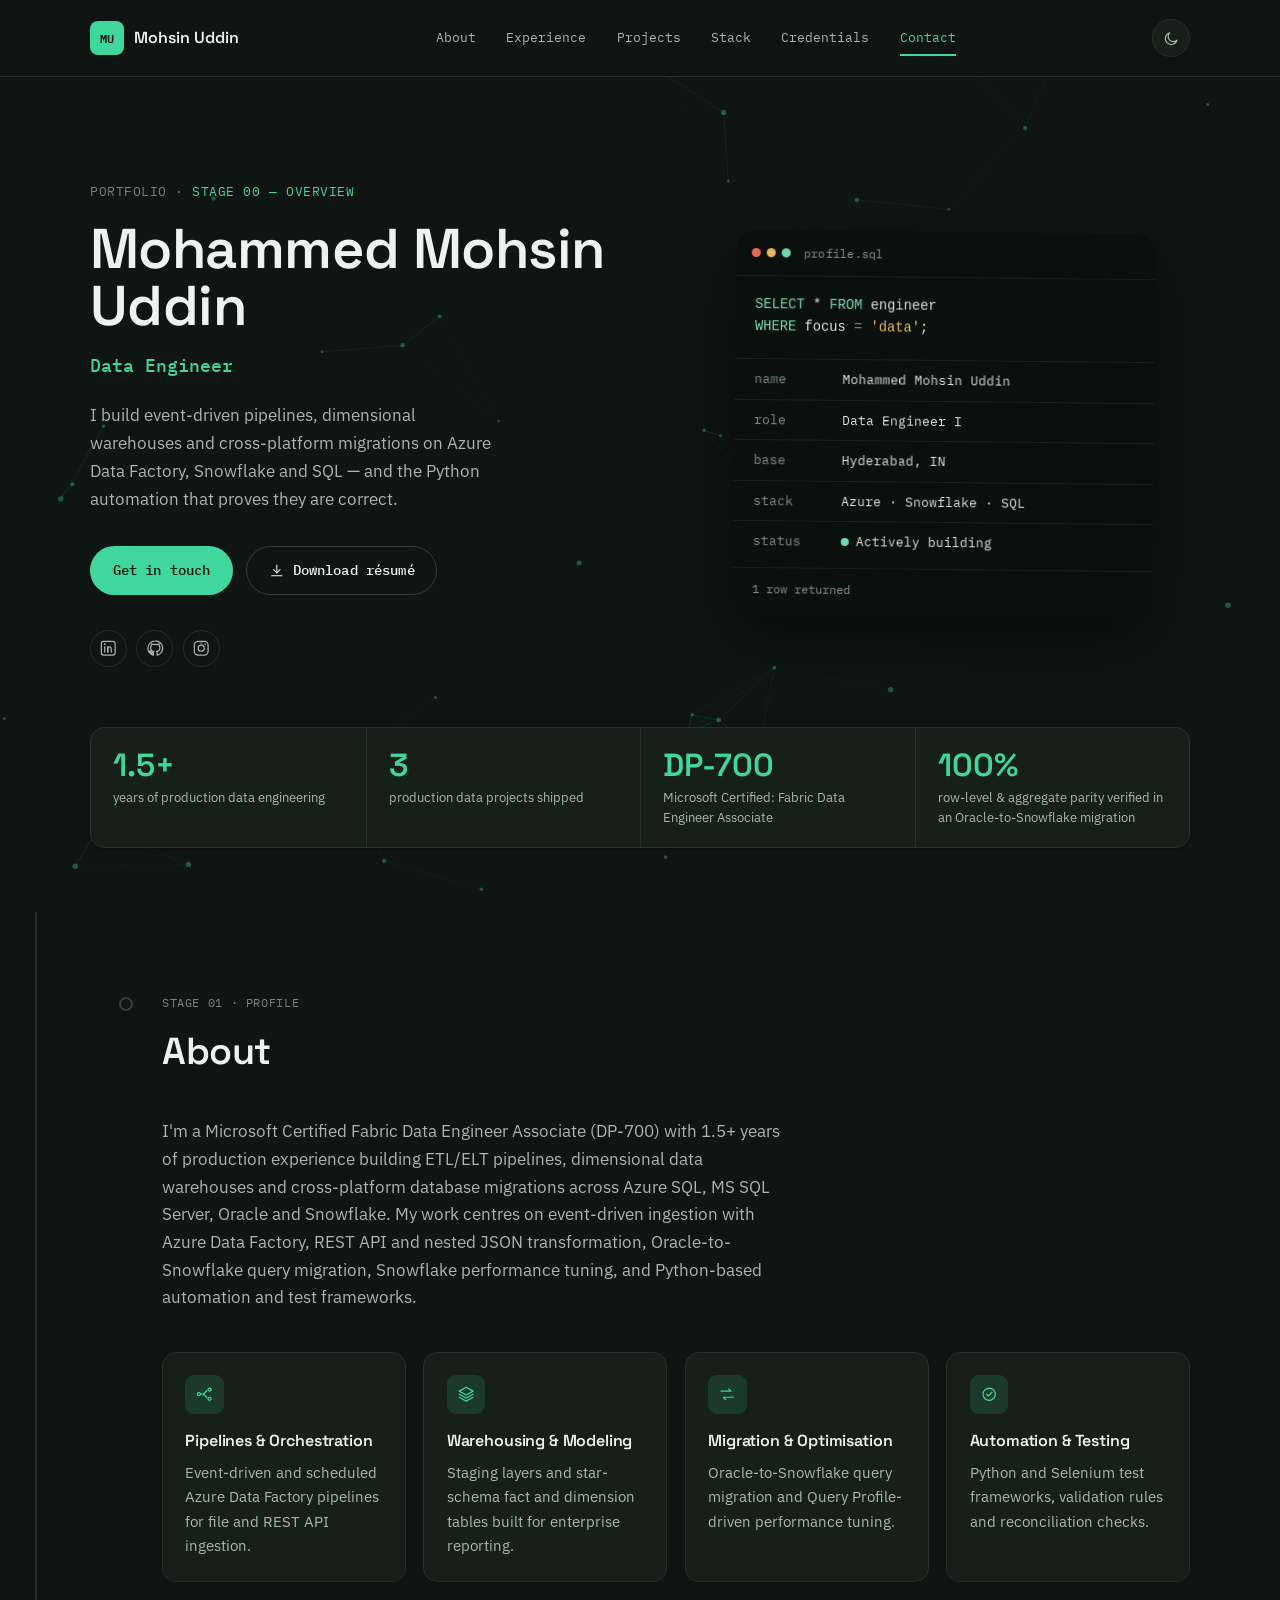
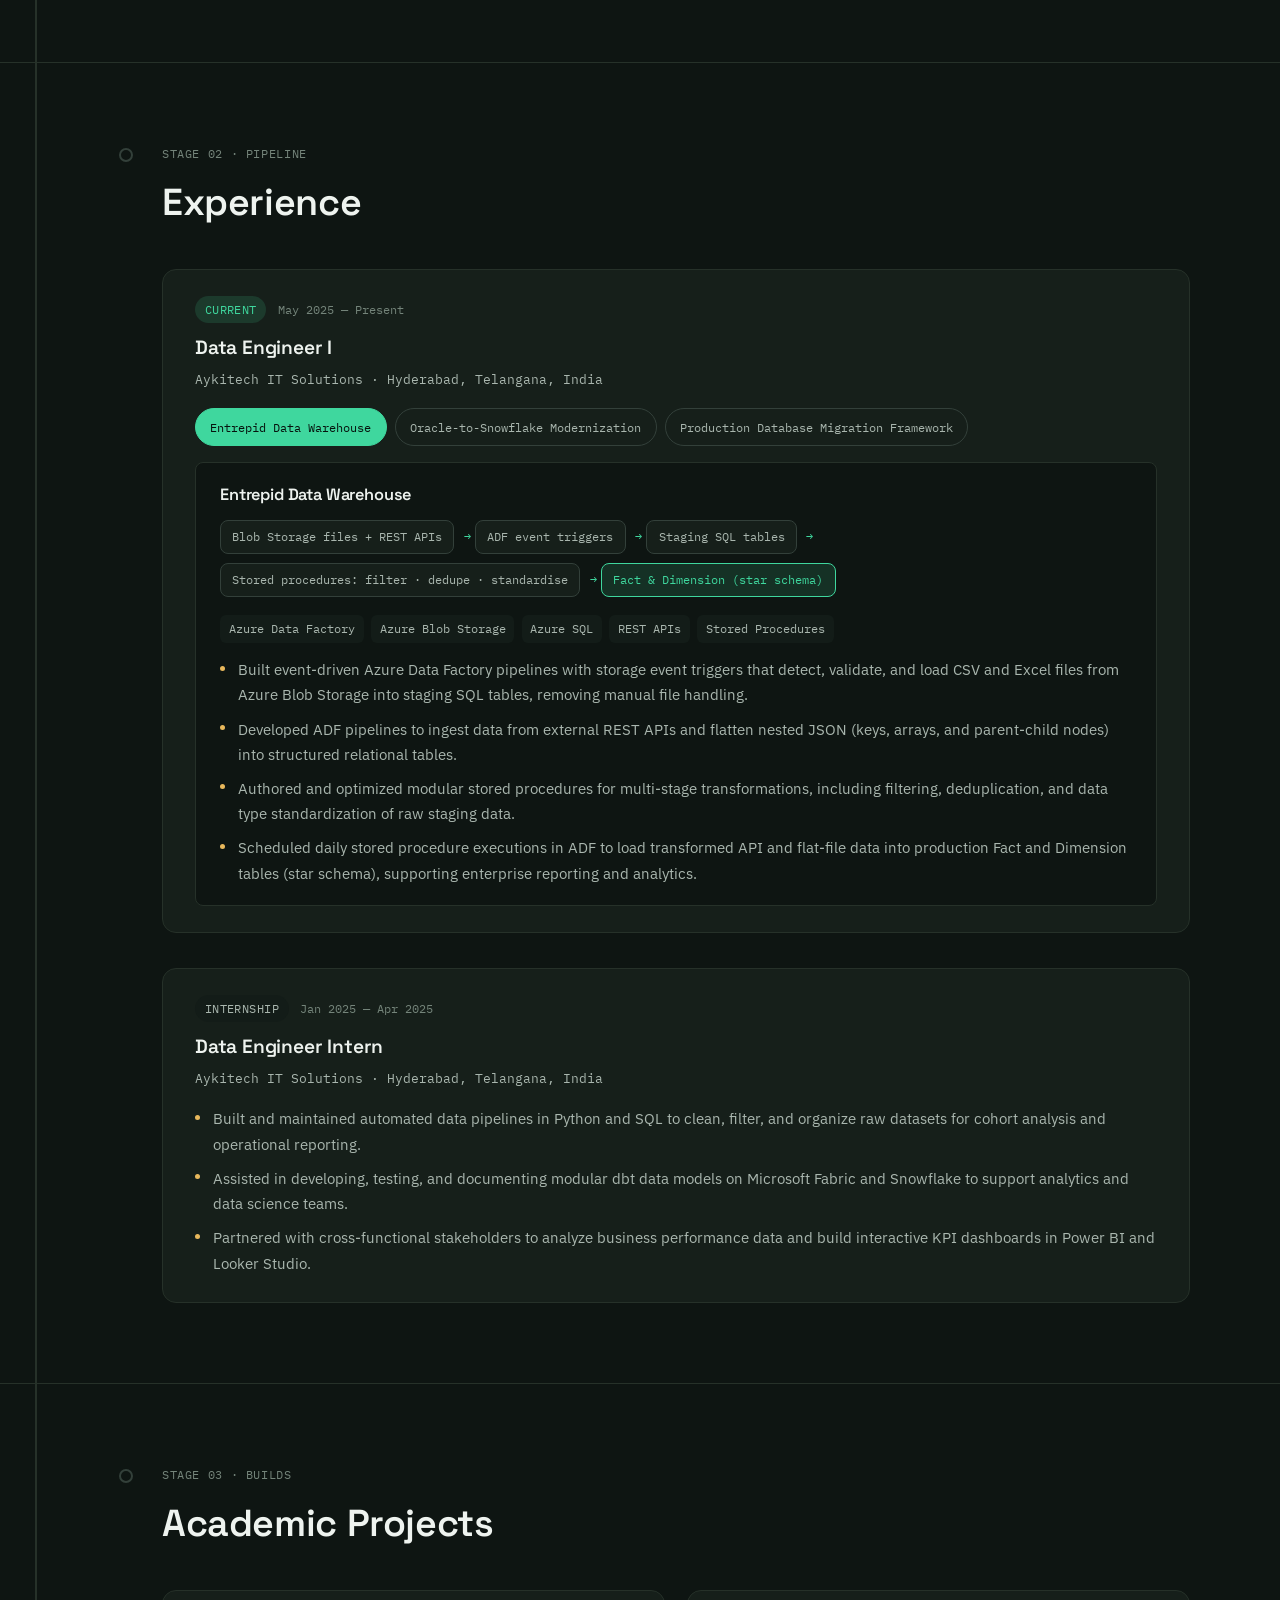
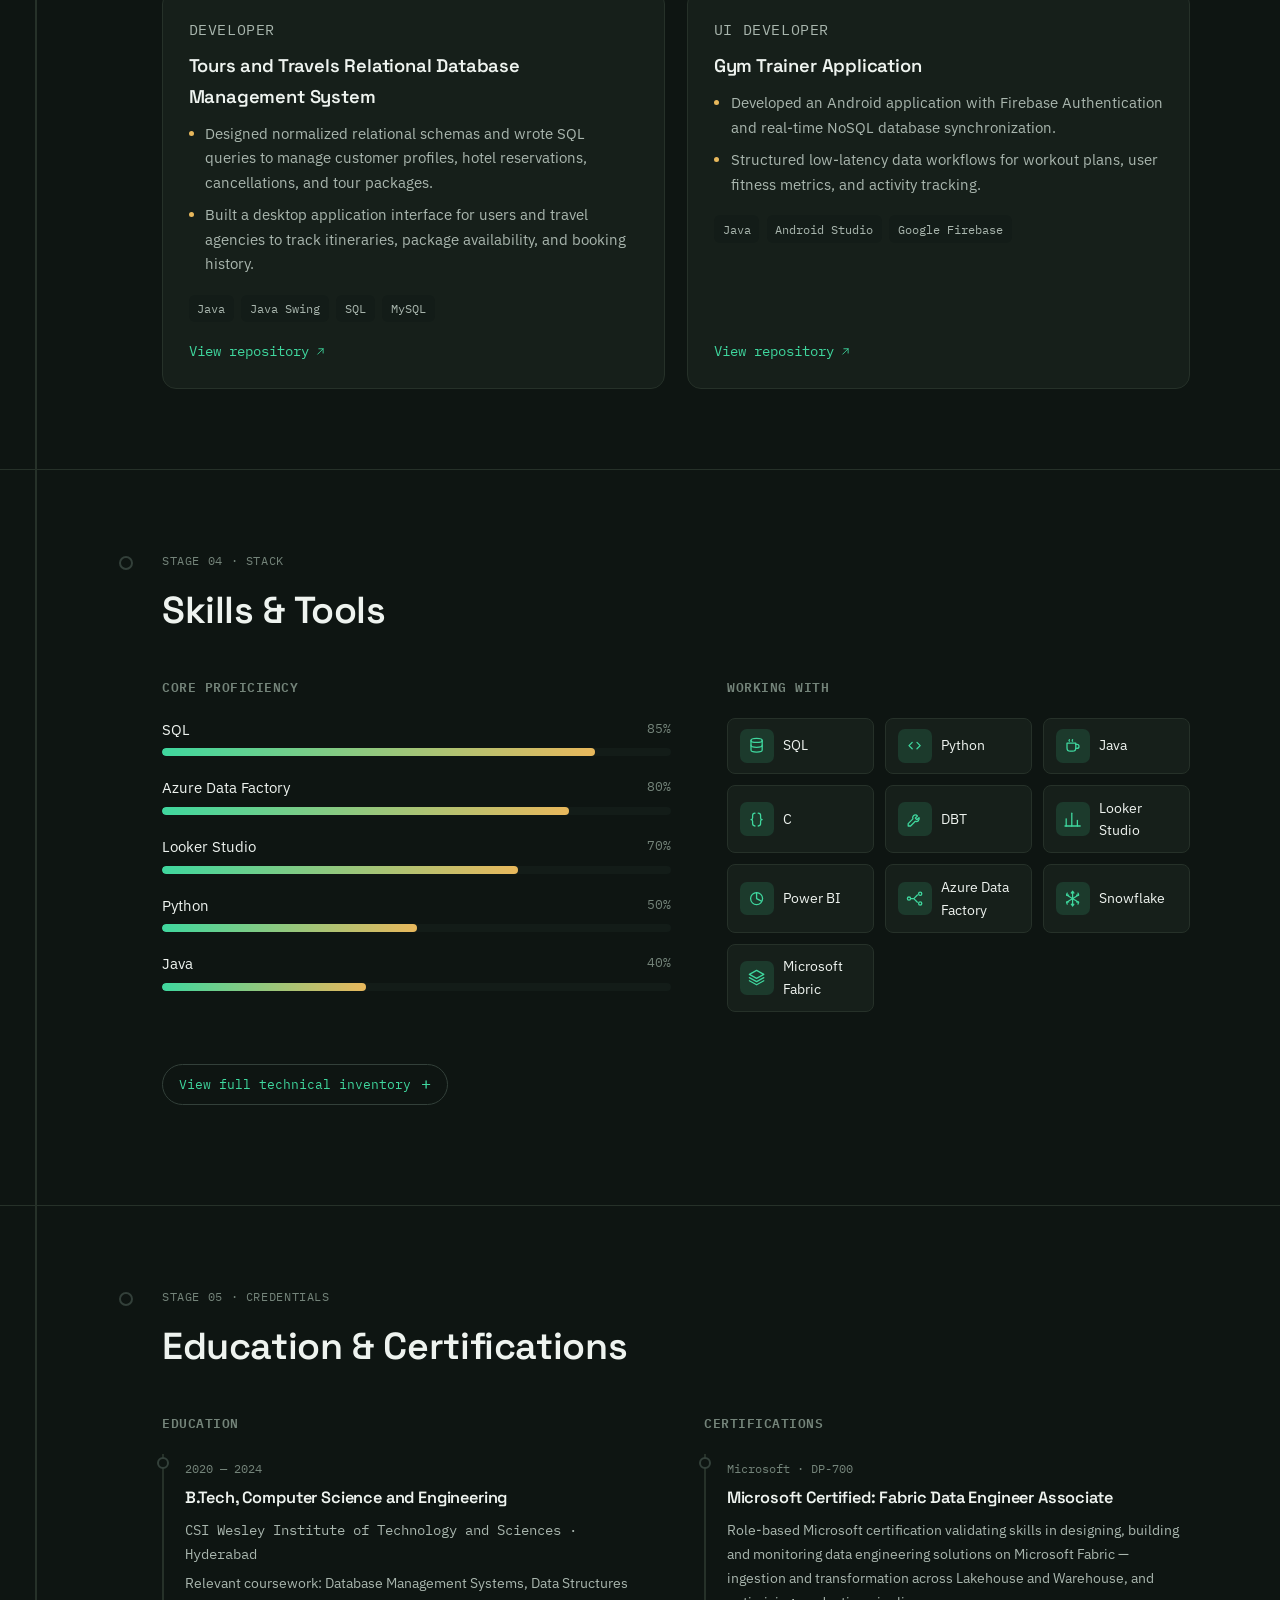
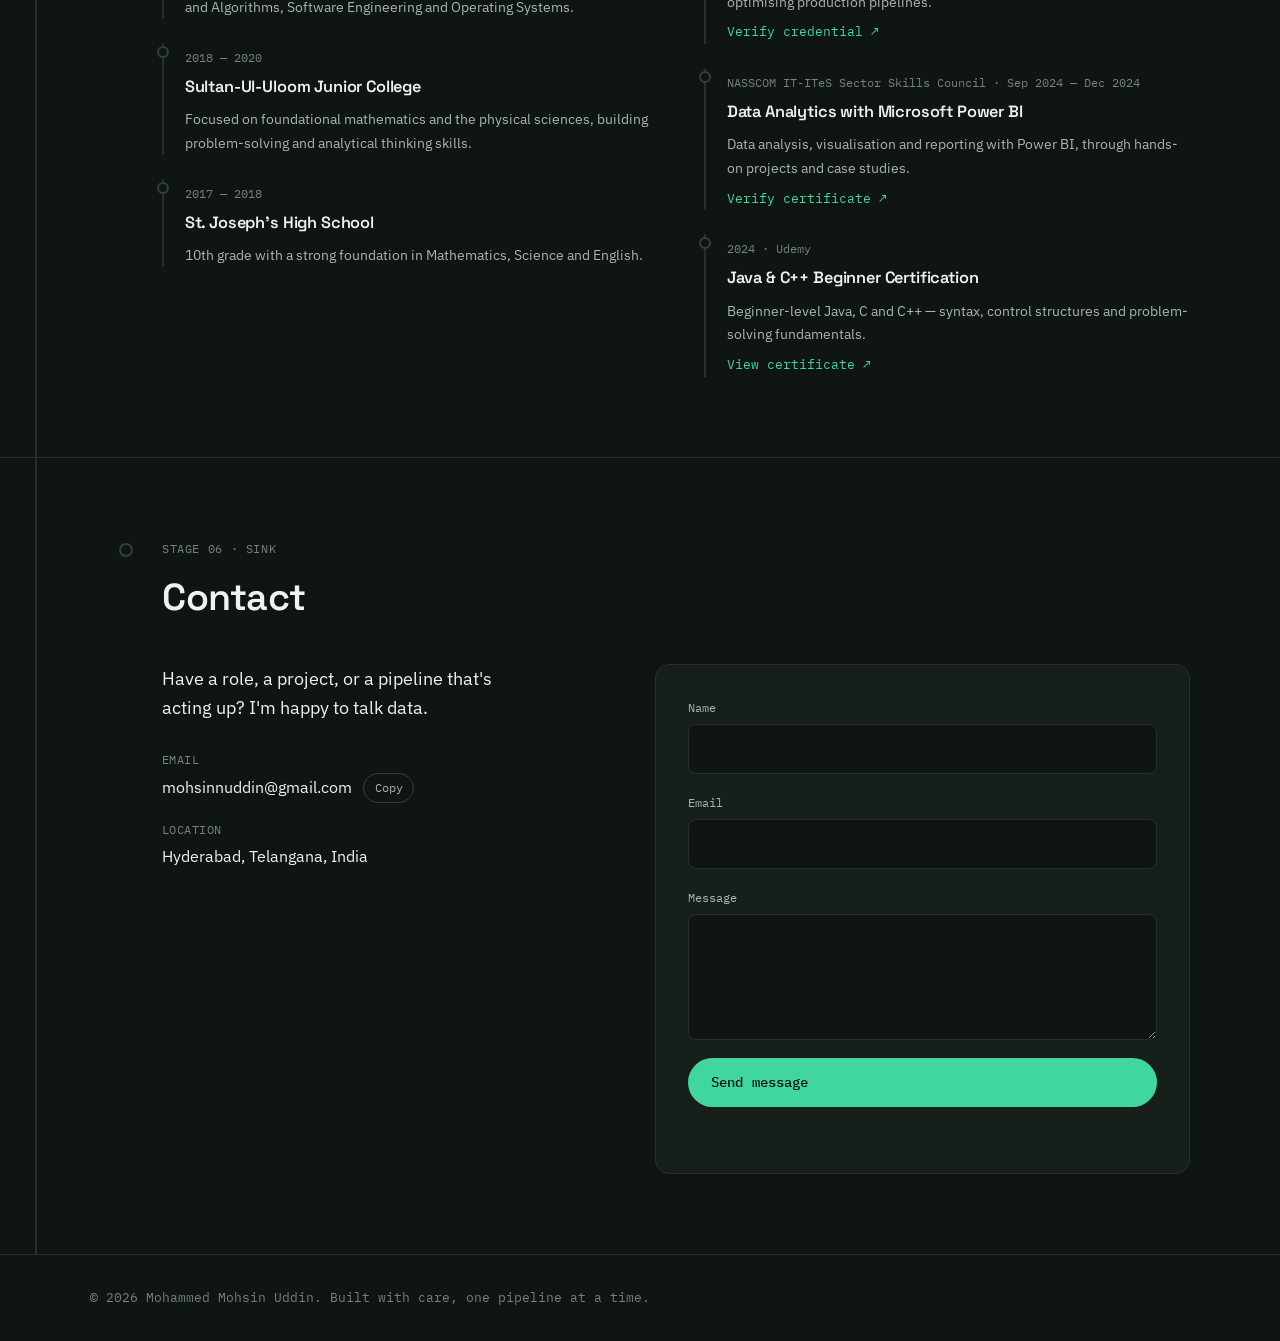
<file: index.html>
<!doctype html>
<html lang="en" data-theme="dark">
<head>
<meta charset="UTF-8" />
<meta name="viewport" content="width=device-width, initial-scale=1.0" />
<title>Mohammed Mohsin Uddin — Data Engineer</title>
<meta name="description" content="Mohammed Mohsin Uddin — Microsoft Certified Fabric Data Engineer Associate (DP-700) building ETL/ELT pipelines, data warehouses and Oracle-to-Snowflake migrations with Azure Data Factory, Snowflake, SQL and Python." />
<meta name="theme-color" content="#0F1613" />
<meta name="author" content="Mohammed Mohsin Uddin" />
<link rel="canonical" href="https://mohsinnuddin.github.io/Portfolio/" />

<!-- Open Graph -->
<meta property="og:title" content="Mohammed Mohsin Uddin — Data Engineer" />
<meta property="og:description" content="Microsoft Certified Data Engineer (DP-700): ETL/ELT pipelines, data warehouses and Oracle-to-Snowflake migrations." />
<meta property="og:type" content="website" />
<meta property="og:url" content="https://mohsinnuddin.github.io/Portfolio/" />
<meta property="og:image" content="https://mohsinnuddin.github.io/Portfolio/assets/images/og-image.png" />
<meta property="og:image:width" content="1200" />
<meta property="og:image:height" content="630" />

<!-- Twitter card -->
<meta name="twitter:card" content="summary_large_image" />
<meta name="twitter:title" content="Mohammed Mohsin Uddin — Data Engineer" />
<meta name="twitter:description" content="Microsoft Certified Data Engineer (DP-700): ETL/ELT pipelines, data warehouses and Oracle-to-Snowflake migrations." />
<meta name="twitter:image" content="https://mohsinnuddin.github.io/Portfolio/assets/images/og-image.png" />

<!-- Icons -->
<link rel="icon" type="image/svg+xml" href="assets/images/favicon.svg" />
<link rel="icon" type="image/png" sizes="32x32" href="assets/images/favicon-32.png" />
<link rel="icon" type="image/png" sizes="16x16" href="assets/images/favicon-16.png" />
<link rel="apple-touch-icon" sizes="180x180" href="assets/images/apple-touch-icon.png" />
<link rel="manifest" href="site.webmanifest" />

<link rel="preconnect" href="https://fonts.googleapis.com" />
<link rel="preconnect" href="https://fonts.gstatic.com" crossorigin />
<link href="https://fonts.googleapis.com/css2?family=Space+Grotesk:wght@500;600;700&family=IBM+Plex+Sans:wght@400;500;600&family=IBM+Plex+Mono:wght@400;500;600&display=swap" rel="stylesheet">

<link rel="stylesheet" href="assets/css/style.css" />

<!-- Structured data -->
<script type="application/ld+json">
{
  "@context": "https://schema.org",
  "@type": "Person",
  "name": "Mohammed Mohsin Uddin",
  "jobTitle": "Data Engineer",
  "url": "https://mohsinnuddin.github.io/Portfolio/",
  "email": "mailto:mohsinnuddin@gmail.com",
  "address": {
    "@type": "PostalAddress",
    "addressLocality": "Hyderabad",
    "addressRegion": "Telangana",
    "addressCountry": "IN"
  },
  "sameAs": [
    "https://www.linkedin.com/in/mohammed-mohsin-uddin-7830a9315/",
    "https://www.github.com/Mohsinnuddin",
    "https://www.instagram.com/mohsinnuddin"
  ],
  "worksFor": { "@type": "Organization", "name": "Aykitech IT Solutions" },
  "hasCredential": { "@type": "EducationalOccupationalCredential", "name": "Microsoft Certified: Fabric Data Engineer Associate (DP-700)" },
  "knowsAbout": ["SQL", "Snowflake", "Azure Data Factory", "Microsoft Fabric", "ETL/ELT", "Data Warehousing", "Oracle SQL", "MS SQL Server", "Python", "dbt", "Power BI", "Looker Studio"]
}
</script>
</head>
<body>
<canvas class="bg-canvas" id="bgCanvas" aria-hidden="true"></canvas>

<a class="skip-link" href="#main">Skip to content</a>

<header class="site-header" id="siteHeader">
  <div class="wrap site-header__inner">
    <a href="#top" class="brand" aria-label="Mohammed Mohsin Uddin — home">
      <span class="brand__mark">MU</span>
      <span class="brand__name">Mohsin&nbsp;Uddin</span>
    </a>

    <nav class="site-nav" id="siteNav" aria-label="Primary">
      <a href="#about" data-nav>About</a>
      <a href="#experience" data-nav>Experience</a>
      <a href="#projects" data-nav>Projects</a>
      <a href="#skills" data-nav>Stack</a>
      <a href="#credentials" data-nav>Credentials</a>
      <a href="#contact" data-nav>Contact</a>
    </nav>

    <div class="site-header__actions">
      <button class="theme-toggle" id="themeToggle" type="button" aria-label="Toggle dark mode" aria-pressed="false">
        <svg class="icon icon-sun" viewBox="0 0 24 24" aria-hidden="true"><circle cx="12" cy="12" r="4.2"/><g stroke-linecap="round"><line x1="12" y1="2.5" x2="12" y2="5.2"/><line x1="12" y1="18.8" x2="12" y2="21.5"/><line x1="2.5" y1="12" x2="5.2" y2="12"/><line x1="18.8" y1="12" x2="21.5" y2="12"/><line x1="5.1" y1="5.1" x2="7" y2="7"/><line x1="17" y1="17" x2="18.9" y2="18.9"/><line x1="18.9" y1="5.1" x2="17" y2="7"/><line x1="7" y1="17" x2="5.1" y2="18.9"/></g></svg>
        <svg class="icon icon-moon" viewBox="0 0 24 24" aria-hidden="true"><path d="M20 14.5A8.5 8.5 0 1 1 9.5 4a7 7 0 0 0 10.5 10.5Z"/></svg>
      </button>
      <button class="nav-toggle" id="navToggle" type="button" aria-label="Open menu" aria-expanded="false" aria-controls="siteNav">
        <span></span><span></span><span></span>
      </button>
    </div>
  </div>
</header>

<main id="main">

  <!-- ===================== HERO ===================== -->
  <section class="hero" id="top">
    <div class="wrap hero__inner">
      <div class="hero__copy">
        <p class="eyebrow">Portfolio · <span class="eyebrow-accent">Stage 00 — Overview</span></p>
        <h1 class="hero__title">Mohammed Mohsin<br>Uddin</h1>
        <p class="hero__role">Data&nbsp;Engineer</p>
        <p class="hero__lede">
          I build event-driven pipelines, dimensional warehouses and cross-platform
          migrations on Azure Data Factory, Snowflake and SQL — and the Python
          automation that proves they are correct.
        </p>
        <div class="hero__cta">
          <a class="btn btn--primary" href="#contact">Get in touch</a>
          <a class="btn btn--outline" href="assets/Resume.pdf" download>
            <svg class="icon" viewBox="0 0 24 24" aria-hidden="true"><path d="M12 3v12"/><path d="M7 10l5 5 5-5"/><path d="M4 19.5h16"/></svg>
            Download résumé
          </a>
        </div>
        <ul class="social-row" aria-label="Social links">
          <li><a href="https://www.linkedin.com/in/mohammed-mohsin-uddin-7830a9315/" target="_blank" rel="noopener noreferrer" aria-label="LinkedIn">
            <svg class="icon" viewBox="0 0 24 24" aria-hidden="true"><rect x="3" y="3" width="18" height="18" rx="3"/><line x1="7.5" y1="10" x2="7.5" y2="17"/><circle cx="7.5" cy="6.7" r="1.1" fill="currentColor" stroke="none"/><path d="M11.5 17v-4.2c0-1.6 1-2.6 2.4-2.6 1.4 0 2.1 1 2.1 2.6V17"/><line x1="11.5" y1="10" x2="11.5" y2="17"/></svg>
          </a></li>
          <li><a href="https://www.github.com/Mohsinnuddin" target="_blank" rel="noopener noreferrer" aria-label="GitHub">
            <svg class="icon" viewBox="0 0 24 24" aria-hidden="true"><path d="M12 2.5a9.5 9.5 0 0 0-3 18.52c.48.1.65-.21.65-.46v-1.7c-2.64.58-3.2-1.13-3.2-1.13-.43-1.1-1.06-1.4-1.06-1.4-.87-.6.07-.58.07-.58.96.07 1.46 1 1.46 1 .85 1.47 2.24 1.04 2.78.8.09-.62.33-1.04.6-1.28-2.11-.24-4.33-1.06-4.33-4.72 0-1.04.37-1.9.98-2.56-.1-.24-.42-1.22.1-2.54 0 0 .8-.26 2.62 .98a9 9 0 0 1 4.77 0c1.82-1.24 2.62-.98 2.62-.98.52 1.32.2 2.3.1 2.54.61.66.98 1.52.98 2.56 0 3.67-2.23 4.47-4.35 4.71.34.3.64.87.64 1.76v2.6c0 .25.17.56.66.46A9.5 9.5 0 0 0 12 2.5Z"/></svg>
          </a></li>
          <li><a href="https://www.instagram.com/mohsinnuddin" target="_blank" rel="noopener noreferrer" aria-label="Instagram">
            <svg class="icon" viewBox="0 0 24 24" aria-hidden="true"><rect x="3" y="3" width="18" height="18" rx="5"/><circle cx="12" cy="12" r="4"/><circle cx="17.2" cy="6.8" r="1" fill="currentColor" stroke="none"/></svg>
          </a></li>
        </ul>
      </div>

      <div class="hero__visual" aria-hidden="false">
        <div class="query-card" role="img" aria-label="Mock SQL query returning a summary of Mohammed Mohsin Uddin's profile">
          <div class="query-card__bar">
            <span class="dot dot--r"></span><span class="dot dot--y"></span><span class="dot dot--g"></span>
            <span class="query-card__title">profile.sql</span>
          </div>
          <pre class="query-card__code"><code><span class="tok-kw">SELECT</span> * <span class="tok-kw">FROM</span> engineer
<span class="tok-kw">WHERE</span> focus <span class="tok-op">=</span> <span class="tok-str">'data'</span>;</code></pre>
          <table class="query-card__table">
            <tbody>
              <tr><th>name</th><td>Mohammed&nbsp;Mohsin&nbsp;Uddin</td></tr>
              <tr><th>role</th><td>Data Engineer I</td></tr>
              <tr><th>base</th><td>Hyderabad, IN</td></tr>
              <tr><th>stack</th><td>Azure · Snowflake · SQL</td></tr>
              <tr><th>status</th><td><span class="pulse-dot"></span>Actively&nbsp;building</td></tr>
            </tbody>
          </table>
          <div class="query-card__foot">1 row returned</div>
        </div>
      </div>
    </div>
  <div class="wrap">
    <ul class="stat-strip" aria-label="Highlights">
      <li class="stat"><span class="stat__value">1.5+</span><span class="stat__label">years of production data engineering</span></li>
      <li class="stat"><span class="stat__value">3</span><span class="stat__label">production data projects shipped</span></li>
      <li class="stat"><span class="stat__value">DP-700</span><span class="stat__label">Microsoft Certified: Fabric Data Engineer Associate</span></li>
      <li class="stat"><span class="stat__value">100%</span><span class="stat__label">row-level &amp; aggregate parity verified in an Oracle-to-Snowflake migration</span></li>
    </ul>
  </div>
  </section>

  <div class="pipeline" id="pipeline">
    <div class="pipeline__rail" aria-hidden="true">
      <div class="pipeline__rail-fill" id="railFill"></div>
    </div>

    <!-- ===================== ABOUT ===================== -->
    <section class="stage" id="about" data-stage>
      <div class="wrap">
        <header class="stage__head">
          <span class="stage-node" aria-hidden="true"></span>
          <p class="stage-tag">Stage 01 · Profile</p>
          <h2 class="stage-title">About</h2>
        </header>

        <div class="stage__body about__grid">
          <p class="about__lede">
            I'm a Microsoft Certified Fabric Data Engineer Associate (DP-700)
            with 1.5+ years of production experience building ETL/ELT pipelines,
            dimensional data warehouses and cross-platform database migrations
            across Azure SQL, MS SQL Server, Oracle and Snowflake. My work centres
            on event-driven ingestion with Azure Data Factory, REST API and nested
            JSON transformation, Oracle-to-Snowflake query migration, Snowflake
            performance tuning, and Python-based automation and test frameworks.
          </p>

          <div class="about__cards">
            <article class="mini-card">
              <span class="mini-card__icon" aria-hidden="true">
                <svg class="icon" viewBox="0 0 24 24"><circle cx="5" cy="12" r="2"/><circle cx="19" cy="6" r="2"/><circle cx="19" cy="18" r="2"/><path d="M7 12h4M11 12l4.5-4.5M11 12l4.5 4.5"/></svg>
              </span>
              <h3>Pipelines &amp; Orchestration</h3>
              <p>Event-driven and scheduled Azure Data Factory pipelines for file and REST API ingestion.</p>
            </article>
            <article class="mini-card">
              <span class="mini-card__icon" aria-hidden="true">
                <svg class="icon" viewBox="0 0 24 24"><path d="M12 3 3 8l9 5 9-5-9-5Z"/><path d="M3 12l9 5 9-5"/><path d="M3 16l9 5 9-5"/></svg>
              </span>
              <h3>Warehousing &amp; Modeling</h3>
              <p>Staging layers and star-schema fact and dimension tables built for enterprise reporting.</p>
            </article>
            <article class="mini-card">
              <span class="mini-card__icon" aria-hidden="true">
                <svg class="icon" viewBox="0 0 24 24"><path d="M4 8h13l-3-3"/><path d="M20 16H7l3 3"/></svg>
              </span>
              <h3>Migration &amp; Optimisation</h3>
              <p>Oracle-to-Snowflake query migration and Query Profile-driven performance tuning.</p>
            </article>
            <article class="mini-card">
              <span class="mini-card__icon" aria-hidden="true">
                <svg class="icon" viewBox="0 0 24 24"><circle cx="12" cy="12" r="8"/><path d="m8.5 12 2.5 2.5 4.5-5"/></svg>
              </span>
              <h3>Automation &amp; Testing</h3>
              <p>Python and Selenium test frameworks, validation rules and reconciliation checks.</p>
            </article>
          </div>
        </div>
      </div>
    </section>

    <!-- ===================== EXPERIENCE ===================== -->
    <section class="stage" id="experience" data-stage>
      <div class="wrap">
        <header class="stage__head">
          <span class="stage-node" aria-hidden="true"></span>
          <p class="stage-tag">Stage 02 · Pipeline</p>
          <h2 class="stage-title">Experience</h2>
        </header>

        <div class="stage__body">
          <ol class="timeline">
            <li class="timeline__item">
              <div class="timeline__meta">
                <span class="timeline__badge timeline__badge--current">Current</span>
                <span class="timeline__dates">May 2025 — Present</span>
              </div>
              <h3 class="timeline__role">Data Engineer I</h3>
              <p class="timeline__org">Aykitech IT Solutions · Hyderabad, Telangana, India</p>

              <div class="exp-projects">
              <article class="exp-project">
                <h4>Entrepid Data Warehouse</h4>
                <ol class="flow" aria-label="Data flow"><li class="flow__node">Blob Storage files + REST APIs</li><li class="flow__node">ADF event triggers</li><li class="flow__node">Staging SQL tables</li><li class="flow__node">Stored procedures: filter · dedupe · standardise</li><li class="flow__node">Fact &amp; Dimension (star schema)</li></ol>
                <ul class="tag-row" aria-label="Technologies"><li class="tag">Azure Data Factory</li><li class="tag">Azure Blob Storage</li><li class="tag">Azure SQL</li><li class="tag">REST APIs</li><li class="tag">Stored Procedures</li></ul>
                <ul class="timeline__list">
                  <li>Built event-driven Azure Data Factory pipelines with storage event triggers that detect, validate, and load CSV and Excel files from Azure Blob Storage into staging SQL tables, removing manual file handling.</li>
                  <li>Developed ADF pipelines to ingest data from external REST APIs and flatten nested JSON (keys, arrays, and parent-child nodes) into structured relational tables.</li>
                  <li>Authored and optimized modular stored procedures for multi-stage transformations, including filtering, deduplication, and data type standardization of raw staging data.</li>
                  <li>Scheduled daily stored procedure executions in ADF to load transformed API and flat-file data into production Fact and Dimension tables (star schema), supporting enterprise reporting and analytics.</li>
                </ul>
              </article>
              <article class="exp-project">
                <h4>Oracle-to-Snowflake Modernization</h4>
                <ol class="flow" aria-label="Data flow"><li class="flow__node">Legacy Oracle SQL</li><li class="flow__node">Refactor to modular CTEs</li><li class="flow__node">Snowflake SQL</li><li class="flow__node">Query Profile tuning</li><li class="flow__node">100% parity verified</li></ol>
                <ul class="tag-row" aria-label="Technologies"><li class="tag">Snowflake</li><li class="tag">Oracle SQL</li><li class="tag">CTEs</li><li class="tag">Streamlit</li><li class="tag">Python</li><li class="tag">Selenium</li></ul>
                <ul class="timeline__list">
                  <li>Migrated complex legacy Oracle SQL to Snowflake SQL, refactoring custom functions with correlated subqueries into modular CTEs with explicit joins, and verified 100% row-level and aggregate output parity between platforms.</li>
                  <li>Optimized slow-running Snowflake queries using Query Profile, identifying the operators consuming the most time and restructuring query logic to reduce runtime.</li>
                  <li>Created Snowflake validation test cases that enforce business rules and schema constraints whenever users enter data in enterprise Streamlit applications.</li>
                  <li>Automated end-to-end functional tests with Python and Selenium WebDriver, covering user workflows, input validation rules, and database write-back in Streamlit applications.</li>
                </ul>
              </article>
              <article class="exp-project">
                <h4>Production Database Migration Framework</h4>
                <ol class="flow" aria-label="Data flow"><li class="flow__node">SQL Server .bak backups</li><li class="flow__node">Restore to staging</li><li class="flow__node">schema_name.table_name.csv</li><li class="flow__node">pyodbc schema + bulk load</li><li class="flow__node">Reconciliation → Production</li></ol>
                <ul class="tag-row" aria-label="Technologies"><li class="tag">Python</li><li class="tag">pyodbc</li><li class="tag">MS SQL Server</li><li class="tag">T-SQL</li><li class="tag">Dynamic DDL</li><li class="tag">CSV</li></ul>
                <ul class="timeline__list">
                  <li>Designed and built an end-to-end Python framework that automates the migration of MS SQL Server databases from backup files to the Production environment.</li>
                  <li>Restored full database backups into a staging environment and extracted tables to flat CSV files under a standardized schema_name.table_name.csv convention, preserving schema context for downstream loading.</li>
                  <li>Implemented schema-aware provisioning with pyodbc: parsed file names to derive schema and table, created target schemas in Production SQL Server programmatically, and bulk-loaded data into matching tables.</li>
                  <li>Built post-load reconciliation checks comparing row counts, column data types, and schema mappings between staging and Production, ensuring zero data loss.</li>
                </ul>
              </article>
              </div>
            </li>

            <li class="timeline__item">
              <div class="timeline__meta">
                <span class="timeline__badge">Internship</span>
                <span class="timeline__dates">Jan 2025 — Apr 2025</span>
              </div>
              <h3 class="timeline__role">Data Engineer Intern</h3>
              <p class="timeline__org">Aykitech IT Solutions · Hyderabad, Telangana, India</p>
              <ul class="timeline__list">
                  <li>Built and maintained automated data pipelines in Python and SQL to clean, filter, and organize raw datasets for cohort analysis and operational reporting.</li>
                  <li>Assisted in developing, testing, and documenting modular dbt data models on Microsoft Fabric and Snowflake to support analytics and data science teams.</li>
                  <li>Partnered with cross-functional stakeholders to analyze business performance data and build interactive KPI dashboards in Power BI and Looker Studio.</li>
                </ul>
            </li>
          </ol>
        </div>
      </div>
    </section>

    <!-- ===================== PROJECTS ===================== -->
    <section class="stage" id="projects" data-stage>
      <div class="wrap">
        <header class="stage__head">
          <span class="stage-node" aria-hidden="true"></span>
          <p class="stage-tag">Stage 03 · Builds</p>
          <h2 class="stage-title">Academic Projects</h2>
        </header>

        <div class="stage__body project-grid">
          <article class="project-card">
            <p class="project-card__role">Developer</p>
            <h3>Tours and Travels Relational Database Management System</h3>
            <ul class="project-card__list">
                  <li>Designed normalized relational schemas and wrote SQL queries to manage customer profiles, hotel reservations, cancellations, and tour packages.</li>
                  <li>Built a desktop application interface for users and travel agencies to track itineraries, package availability, and booking history.</li>
                </ul>
            <ul class="tag-row" aria-label="Technologies"><li class="tag">Java</li><li class="tag">Java Swing</li><li class="tag">SQL</li><li class="tag">MySQL</li></ul>
            <a class="project-card__link" href="https://github.com/Mohsinnuddin/Tourism-Management-System" target="_blank" rel="noopener noreferrer">
              View repository
              <svg class="icon icon--sm" viewBox="0 0 24 24" aria-hidden="true"><path d="M7 17 17 7"/><path d="M9 7h8v8"/></svg>
            </a>
          </article>

          <article class="project-card">
            <p class="project-card__role">UI Developer</p>
            <h3>Gym Trainer Application</h3>
            <ul class="project-card__list">
                  <li>Developed an Android application with Firebase Authentication and real-time NoSQL database synchronization.</li>
                  <li>Structured low-latency data workflows for workout plans, user fitness metrics, and activity tracking.</li>
                </ul>
            <ul class="tag-row" aria-label="Technologies"><li class="tag">Java</li><li class="tag">Android Studio</li><li class="tag">Google Firebase</li></ul>
            <a class="project-card__link" href="https://github.com/Mohsinnuddin/Gym-Trainer-App" target="_blank" rel="noopener noreferrer">
              View repository
              <svg class="icon icon--sm" viewBox="0 0 24 24" aria-hidden="true"><path d="M7 17 17 7"/><path d="M9 7h8v8"/></svg>
            </a>
          </article>
        </div>
      </div>
    </section>

    <!-- ===================== SKILLS ===================== -->
    <section class="stage" id="skills" data-stage>
      <div class="wrap">
        <header class="stage__head">
          <span class="stage-node" aria-hidden="true"></span>
          <p class="stage-tag">Stage 04 · Stack</p>
          <h2 class="stage-title">Skills &amp; Tools</h2>
        </header>

        <div class="stage__body skills__grid">
          <div class="skill-bars">
            <h3 class="skills__subhead">Core proficiency</h3>
            <div class="skill-bar" data-value="85">
              <div class="skill-bar__label"><span>SQL</span><span class="skill-bar__pct">85%</span></div>
              <div class="skill-bar__track"><div class="skill-bar__fill"></div></div>
            </div>
            <div class="skill-bar" data-value="80">
              <div class="skill-bar__label"><span>Azure Data Factory</span><span class="skill-bar__pct">80%</span></div>
              <div class="skill-bar__track"><div class="skill-bar__fill"></div></div>
            </div>
            <div class="skill-bar" data-value="70">
              <div class="skill-bar__label"><span>Looker Studio</span><span class="skill-bar__pct">70%</span></div>
              <div class="skill-bar__track"><div class="skill-bar__fill"></div></div>
            </div>
            <div class="skill-bar" data-value="50">
              <div class="skill-bar__label"><span>Python</span><span class="skill-bar__pct">50%</span></div>
              <div class="skill-bar__track"><div class="skill-bar__fill"></div></div>
            </div>
            <div class="skill-bar" data-value="40">
              <div class="skill-bar__label"><span>Java</span><span class="skill-bar__pct">40%</span></div>
              <div class="skill-bar__track"><div class="skill-bar__fill"></div></div>
            </div>
          </div>

          <div class="tool-badges">
            <h3 class="skills__subhead">Working with</h3>
            <ul class="badge-grid">
              <li class="badge">
                <span class="badge__mark" aria-hidden="true">
                  <svg class="icon" viewBox="0 0 24 24"><ellipse cx="12" cy="5.5" rx="7" ry="2.6"/><path d="M5 5.5v6c0 1.4 3.1 2.6 7 2.6s7-1.2 7-2.6v-6"/><path d="M5 11.5v6c0 1.4 3.1 2.6 7 2.6s7-1.2 7-2.6v-6"/></svg>
                </span>SQL
              </li>
              <li class="badge">
                <span class="badge__mark" aria-hidden="true">
                  <svg class="icon" viewBox="0 0 24 24"><path d="M9 8 5 12l4 4"/><path d="M15 8l4 4-4 4"/></svg>
                </span>Python
              </li>
              <li class="badge">
                <span class="badge__mark" aria-hidden="true">
                  <svg class="icon" viewBox="0 0 24 24"><path d="M5 9h11v6a4 4 0 0 1-4 4H9a4 4 0 0 1-4-4V9Z"/><path d="M16 10.5h1.5a2.5 2.5 0 0 1 0 5H16"/><path d="M8 4.5c-.6.6-.6 1.4 0 2M12 4.5c-.6.6-.6 1.4 0 2"/></svg>
                </span>Java
              </li>
              <li class="badge">
                <span class="badge__mark" aria-hidden="true">
                  <svg class="icon" viewBox="0 0 24 24"><path d="M10 4c-2 0-3 1-3 3v3c0 1-.6 2-2 2 1.4 0 2 1 2 2v3c0 2 1 3 3 3"/><path d="M14 4c2 0 3 1 3 3v3c0 1 .6 2 2 2-1.4 0-2 1-2 2v3c0 2-1 3-3 3"/></svg>
                </span>C
              </li>
              <li class="badge">
                <span class="badge__mark" aria-hidden="true">
                  <svg class="icon" viewBox="0 0 24 24"><path d="M14.5 6.5a3.5 3.5 0 0 0-4.6 4.6L4 17v3h3l5.9-5.9a3.5 3.5 0 0 0 4.6-4.6l-2.6 2.6-2-2 2.6-2.6Z"/></svg>
                </span>DBT
              </li>
              <li class="badge">
                <span class="badge__mark" aria-hidden="true">
                  <svg class="icon" viewBox="0 0 24 24"><path d="M4 20V11"/><path d="M11 20V4"/><path d="M18 20v-7"/><path d="M2.5 20h19"/></svg>
                </span>Looker Studio
              </li>
              <li class="badge">
                <span class="badge__mark" aria-hidden="true">
                  <svg class="icon" viewBox="0 0 24 24"><circle cx="12" cy="12" r="7.5"/><path d="M12 4.5V12l6 3.2"/></svg>
                </span>Power&nbsp;BI
              </li>
              <li class="badge">
                <span class="badge__mark" aria-hidden="true">
                  <svg class="icon" viewBox="0 0 24 24"><circle cx="5" cy="12" r="2"/><circle cx="19" cy="6" r="2"/><circle cx="19" cy="18" r="2"/><path d="M7 12h4M11 12l4.5-4.5M11 12l4.5 4.5"/></svg>
                </span>Azure Data Factory
              </li>
              <li class="badge">
                <span class="badge__mark" aria-hidden="true">
                  <svg class="icon" viewBox="0 0 24 24"><path d="M12 3v18M4.5 7.5l15 9M19.5 7.5l-15 9"/><path d="M12 3l-1.6 2M12 3l1.6 2M12 21l-1.6-2M12 21l1.6-2M4.5 7.5l2.5.3M4.5 7.5l.7-2.4M19.5 7.5l-2.5.3M19.5 7.5l-.7-2.4M4.5 16.5l2.5-.3M4.5 16.5l.7 2.4M19.5 16.5l-2.5-.3M19.5 16.5l-.7 2.4"/></svg>
                </span>Snowflake
              </li>
              <li class="badge">
                <span class="badge__mark" aria-hidden="true">
                  <svg class="icon" viewBox="0 0 24 24"><path d="M12 3 3 8l9 5 9-5-9-5Z"/><path d="M3 12l9 5 9-5"/><path d="M3 16l9 5 9-5"/></svg>
                </span>Microsoft Fabric
              </li>
            </ul>
          </div>
        </div>

        <details class="stage__body skill-groups">
          <summary>View full technical inventory</summary>
          <div class="skill-groups__grid">
            <section class="skill-group">
              <h4>Databases &amp; Query Languages</h4>
              <ul class="tag-row" aria-label="Technologies"><li class="tag">SQL</li><li class="tag">T-SQL</li><li class="tag">Snowflake SQL</li><li class="tag">Oracle SQL</li><li class="tag">MySQL</li><li class="tag">Azure SQL</li><li class="tag">Stored Procedures</li><li class="tag">CTEs</li><li class="tag">Query Optimization</li><li class="tag">SQL Performance Tuning</li><li class="tag">Query Profile Analysis</li></ul>
            </section>
            <section class="skill-group">
              <h4>Cloud &amp; Data Platforms</h4>
              <ul class="tag-row" aria-label="Technologies"><li class="tag">Snowflake</li><li class="tag">Microsoft Fabric</li><li class="tag">Azure Data Factory (ADF)</li><li class="tag">Azure Blob Storage</li><li class="tag">Azure SQL Database</li><li class="tag">MS SQL Server</li></ul>
            </section>
            <section class="skill-group">
              <h4>ETL/ELT &amp; Integration</h4>
              <ul class="tag-row" aria-label="Technologies"><li class="tag">ETL</li><li class="tag">ELT</li><li class="tag">Data Pipelines</li><li class="tag">Pipeline Orchestration</li><li class="tag">Event-Based Triggers</li><li class="tag">Scheduled Pipelines</li><li class="tag">REST API Ingestion</li><li class="tag">JSON Parsing &amp; Flattening</li><li class="tag">CSV &amp; Excel Automation</li><li class="tag">dbt</li></ul>
            </section>
            <section class="skill-group">
              <h4>Data Modeling &amp; Warehousing</h4>
              <ul class="tag-row" aria-label="Technologies"><li class="tag">Data Warehousing</li><li class="tag">Dimensional Modeling</li><li class="tag">Star Schema</li><li class="tag">Fact &amp; Dimension Tables</li><li class="tag">Staging Layers</li><li class="tag">Database Migration</li><li class="tag">Backup &amp; Restoration</li></ul>
            </section>
            <section class="skill-group">
              <h4>Programming &amp; Automation</h4>
              <ul class="tag-row" aria-label="Technologies"><li class="tag">Python</li><li class="tag">pyodbc</li><li class="tag">Selenium WebDriver</li><li class="tag">Dynamic DDL Generation</li><li class="tag">Java</li><li class="tag">C/C++</li></ul>
            </section>
            <section class="skill-group">
              <h4>Data Quality &amp; Testing</h4>
              <ul class="tag-row" aria-label="Technologies"><li class="tag">Data Validation</li><li class="tag">Data Reconciliation</li><li class="tag">Test Automation</li><li class="tag">End-to-End Functional Testing</li><li class="tag">Streamlit Application Testing</li></ul>
            </section>
            <section class="skill-group">
              <h4>BI &amp; Tools</h4>
              <ul class="tag-row" aria-label="Technologies"><li class="tag">Power BI</li><li class="tag">DAX</li><li class="tag">KPI Dashboards</li><li class="tag">Looker Studio</li><li class="tag">Excel</li><li class="tag">Git</li><li class="tag">GitHub</li><li class="tag">Linux</li></ul>
            </section>
          </div>
        </details>
      </div>
    </section>

    <!-- ===================== CREDENTIALS ===================== -->
    <section class="stage" id="credentials" data-stage>
      <div class="wrap">
        <header class="stage__head">
          <span class="stage-node" aria-hidden="true"></span>
          <p class="stage-tag">Stage 05 · Credentials</p>
          <h2 class="stage-title">Education &amp; Certifications</h2>
        </header>

        <div class="stage__body credentials__grid">
          <div class="credentials__col">
            <h3 class="skills__subhead">Education</h3>
            <ul class="cred-list">
              <li>
                <div class="cred-list__meta"><span>2020 — 2024</span></div>
                <h4>B.Tech, Computer Science and Engineering</h4>
                <p class="cred-list__org">CSI Wesley Institute of Technology and Sciences · Hyderabad</p>
                <p>Relevant coursework: Database Management Systems, Data
                  Structures and Algorithms, Software Engineering and Operating
                  Systems.</p>
              </li>
              <li>
                <div class="cred-list__meta"><span>2018 — 2020</span></div>
                <h4>Sultan-Ul-Uloom Junior College</h4>
                <p>Focused on foundational mathematics and the physical sciences,
                  building problem-solving and analytical thinking skills.</p>
              </li>
              <li>
                <div class="cred-list__meta"><span>2017 — 2018</span></div>
                <h4>St. Joseph's High School</h4>
                <p>10th grade with a strong foundation in Mathematics, Science
                  and English.</p>
              </li>
            </ul>
          </div>

          <div class="credentials__col">
            <h3 class="skills__subhead">Certifications</h3>
            <ul class="cred-list">
              <li>
                <div class="cred-list__meta"><span>Microsoft · DP-700</span></div>
                <h4>Microsoft Certified: Fabric Data Engineer Associate</h4>
                <p>Role-based Microsoft certification validating skills in
                  designing, building and monitoring data engineering
                  solutions on Microsoft Fabric — ingestion and transformation
                  across Lakehouse and Warehouse, and optimising production
                  pipelines.</p>
                <a class="cred-list__link" href="https://learn.microsoft.com/api/credentials/share/en-us/mohsinnuddin/64E8080F8AAC35F8?sharingId=95E449EA0CF8642B" target="_blank" rel="noopener noreferrer">Verify credential ↗</a>
              </li>
              <li>
                <div class="cred-list__meta"><span>NASSCOM IT-ITeS Sector Skills Council · Sep 2024 — Dec 2024</span></div>
                <h4>Data Analytics with Microsoft Power BI</h4>
                <p>Data analysis, visualisation and reporting with Power BI,
                  through hands-on projects and case studies.</p>
                <a class="cred-list__link" href="https://inspiration-fun-7467.my.salesforce-sites.com/CDACcertificatePage2?id=a02Vy000008lWpXIAU" target="_blank" rel="noopener noreferrer">Verify certificate ↗</a>
              </li>
              <li>
                <div class="cred-list__meta"><span>2024 · Udemy</span></div>
                <h4>Java &amp; C++ Beginner Certification</h4>
                <p>Beginner-level Java, C and C++ — syntax, control structures
                  and problem-solving fundamentals.</p>
                <a class="cred-list__link" href="https://drive.google.com/file/d/16uOo3EdHpglbMJV2RTKN_hhDA1bMk2g5/view?usp=drive_link" target="_blank" rel="noopener noreferrer">View certificate ↗</a>
              </li>
            </ul>
          </div>
        </div>
      </div>
    </section>

    <!-- ===================== CONTACT ===================== -->
    <section class="stage" id="contact" data-stage>
      <div class="wrap">
        <header class="stage__head">
          <span class="stage-node" aria-hidden="true"></span>
          <p class="stage-tag">Stage 06 · Sink</p>
          <h2 class="stage-title">Contact</h2>
        </header>

        <div class="stage__body contact__grid">
          <div class="contact__info">
            <p class="contact__lede">Have a role, a project, or a pipeline that's
              acting up? I'm happy to talk data.</p>
            <ul class="contact__list">
              <li>
                <span class="contact__list-label">Email</span>
                <span class="copy-row"><a href="mailto:mohsinnuddin@gmail.com">mohsinnuddin@gmail.com</a><button type="button" class="copy-btn" data-copy="mohsinnuddin@gmail.com">Copy</button></span>
              </li>
              <li>
                <span class="contact__list-label">Location</span>
                <span>Hyderabad, Telangana, India</span>
              </li>
            </ul>
          </div>

          <form class="contact-form" id="contactForm" novalidate>
            <div class="field">
              <label for="name">Name</label>
              <input type="text" id="name" name="name" minlength="2" required autocomplete="name" />
              <span class="field__error" data-error-for="name">Enter your name (min 2 characters).</span>
            </div>
            <div class="field">
              <label for="email">Email</label>
              <input type="email" id="email" name="email" required autocomplete="email" />
              <span class="field__error" data-error-for="email">Enter a valid email address.</span>
            </div>
            <div class="field">
              <label for="message">Message</label>
              <textarea id="message" name="message" rows="4" minlength="10" required></textarea>
              <span class="field__error" data-error-for="message">Message should be at least 10 characters.</span>
            </div>
            <button class="btn btn--primary" type="submit">Send message</button>
            <p class="form-status" id="formStatus" role="status" aria-live="polite"></p>
          </form>
        </div>
      </div>
    </section>

  </div><!-- /.pipeline -->

</main>

<footer class="site-footer">
  <div class="wrap site-footer__inner">
    <p>© <span id="year"></span> Mohammed Mohsin Uddin. Built with care, one pipeline at a time.</p>
  </div>
</footer>

<button class="fab-top" id="fabTop" type="button" aria-label="Back to top">
  <svg class="icon" viewBox="0 0 24 24" aria-hidden="true"><path d="M12 19V5"/><path d="M6 11l6-6 6 6"/></svg>
</button>

<script src="assets/js/main.js"></script>
</body>
</html>
</file>
<file: assets/css/style.css>
/* =========================================================
   Mohammed Mohsin Uddin — Portfolio
   Design language: "pipeline" — a data engineer's page reads
   like a DAG. Sections are stages; a rail runs down the page
   and fills as you scroll, the way a run fills in on a
   pipeline monitor. Hero is a mock SQL profile lookup.
   ========================================================= */

:root{
  /* --- color tokens (light) --- */
  --paper: #F2F4F1;
  --paper-alt: #E8ECE6;
  --surface: #FFFFFF;
  --ink: #12191A;
  --ink-soft: #4E5A53;
  --ink-faint: #7C877F;
  --line: #D2D7CD;
  --line-strong: #B7BFB2;

  --accent: #147A5C;
  --accent-deep: #0D5C46;
  --accent-soft: rgba(20,122,92,0.12);
  --gold: #C7862B;
  --gold-soft: rgba(199,134,43,0.14);
  --red: #C1503C;

  --code-bg: #101915;
  --code-ink: #DCE7DF;
  --code-ink-soft: #8FA398;
  --code-kw: #6FD9AE;
  --code-str: #E8B85C;

  --shadow-sm: 0 1px 2px rgba(16,25,21,0.06), 0 1px 1px rgba(16,25,21,0.04);
  --shadow-md: 0 8px 24px rgba(16,25,21,0.08), 0 2px 6px rgba(16,25,21,0.05);
  --shadow-lg: 0 24px 60px rgba(16,25,21,0.16), 0 8px 20px rgba(16,25,21,0.08);

  /* --- type tokens --- */
  --font-display: "Space Grotesk", "IBM Plex Sans", system-ui, sans-serif;
  --font-body: "IBM Plex Sans", system-ui, -apple-system, sans-serif;
  --font-mono: "IBM Plex Mono", "SFMono-Regular", Menlo, monospace;

  /* --- layout tokens --- */
  --wrap: 1180px;
  --rail-x: 2.25rem;
  --header-h: 76px;
  --radius-sm: 8px;
  --radius-md: 14px;
  --radius-lg: 22px;

  --ease: cubic-bezier(.22,.61,.36,1);
  --dur: 0.5s;
}

[data-theme="dark"]{
  --paper: #0E1512;
  --paper-alt: #131C18;
  --surface: #161F1A;
  --ink: #EEF3EF;
  --ink-soft: #A9B6AE;
  --ink-faint: #74847A;
  --line: #263129;
  --line-strong: #33403A;

  --accent: #3FD79E;
  --accent-deep: #6FE6B6;
  --accent-soft: rgba(63,215,158,0.14);
  --gold: #E8B85C;
  --gold-soft: rgba(232,184,92,0.14);

  --code-bg: #0A100D;
  --code-ink: #DCE7DF;
  --code-ink-soft: #7E9187;

  --shadow-sm: 0 1px 2px rgba(0,0,0,0.3);
  --shadow-md: 0 8px 24px rgba(0,0,0,0.35);
  --shadow-lg: 0 24px 60px rgba(0,0,0,0.5);
}

/* ---------- reset ---------- */
*, *::before, *::after{ box-sizing: border-box; }
html{ scroll-behavior: smooth; }
body{
  margin:0;
  background: var(--paper);
  color: var(--ink);
  font-family: var(--font-body);
  font-size: 16px;
  line-height: 1.65;
  -webkit-font-smoothing: antialiased;
  transition: background-color .3s var(--ease), color .3s var(--ease);
}
img{ max-width:100%; display:block; }
a{ color: inherit; text-decoration: none; }
ul, ol{ margin:0; padding:0; list-style:none; }
h1,h2,h3,h4{ margin:0; font-family: var(--font-display); font-weight:600; letter-spacing:-0.01em; }
p{ margin:0; }
button{ font: inherit; }

.wrap{ max-width: var(--wrap); margin-inline:auto; padding-inline: clamp(1.25rem, 4vw, 2.5rem); }

.skip-link{
  position:absolute; left:1rem; top:-3rem;
  background:var(--ink); color:var(--paper);
  padding:.6rem 1rem; border-radius:var(--radius-sm);
  z-index:200; transition: top .2s var(--ease);
  font-family: var(--font-mono); font-size:.85rem;
}
.skip-link:focus{ top:1rem; }

:focus-visible{
  outline: 2px solid var(--accent);
  outline-offset: 3px;
  border-radius: 4px;
}

.icon{ width:1.15em; height:1.15em; fill:none; stroke:currentColor; stroke-width:1.6; stroke-linecap:round; stroke-linejoin:round; }
.icon--sm{ width:.95em; height:.95em; }

/* ---------- buttons ---------- */
.btn{
  display:inline-flex; align-items:center; gap:.5rem;
  padding:.75rem 1.35rem;
  font-family: var(--font-mono); font-size:.85rem; font-weight:500;
  letter-spacing:.01em;
  border-radius: 999px;
  border:1px solid transparent;
  cursor:pointer;
  transition: transform .18s var(--ease), background-color .18s var(--ease), color .18s var(--ease), border-color .18s var(--ease);
  white-space:nowrap;
}
.btn:hover{ transform: translateY(-2px); }
.btn:active{ transform: translateY(0); }
.btn--primary{ background: var(--accent); color:#F5FBF8; }
.btn--primary:hover{ background: var(--accent-deep); }
[data-theme="dark"] .btn--primary{ color:#06120D; }
.btn--outline{ background:transparent; color:var(--ink); border-color:var(--line-strong); }
.btn--outline:hover{ border-color: var(--accent); color: var(--accent); }
.btn--ghost{ background: transparent; color: var(--ink-soft); }
.btn--ghost:hover{ color: var(--accent); }
.btn--small{ padding:.55rem 1rem; font-size:.78rem; }

/* ---------- scroll progress ---------- */
.scroll-progress{
  position: fixed; top:0; left:0; height:3px; width:0%;
  background: linear-gradient(90deg, var(--accent), var(--gold));
  z-index: 300; transition: width .1s linear;
}
@media (prefers-reduced-motion: reduce){ .scroll-progress{ transition:none; } }

/* ---------- floating back-to-top ---------- */
.fab-top{
  position: fixed; right: 1.5rem; bottom: 1.5rem; z-index: 90;
  display:grid; place-items:center; width:3rem; height:3rem; border-radius:50%;
  background: var(--surface); color: var(--ink-soft); border:1px solid var(--line);
  box-shadow: var(--shadow-md); cursor:pointer;
  opacity:0; transform: translateY(10px); pointer-events:none;
  transition: opacity .25s var(--ease), transform .25s var(--ease), color .2s, border-color .2s;
}
.fab-top.is-visible{ opacity:1; transform:none; pointer-events:auto; }
.fab-top:hover{ color: var(--accent); border-color: var(--accent); }
@media (max-width: 600px){ .fab-top{ right:1rem; bottom:1rem; width:2.6rem; height:2.6rem; } }

/* ---------- header ---------- */
.site-header{
  position: sticky; top:0; z-index:100;
  border-bottom: 1px solid var(--line);
  /* note: backdrop-filter lives on ::before, not here — putting it directly
     on this element would make it a containing block for its position:fixed
     children (the mobile nav panel), breaking full-viewport overlay sizing */
}
.site-header::before{
  content:"";
  position:absolute; inset:0; z-index:-1;
  background: color-mix(in srgb, var(--paper) 88%, transparent);
  backdrop-filter: blur(10px) saturate(1.1);
}
.site-header__inner{
  display:flex; align-items:center; justify-content:space-between;
  height: var(--header-h);
  gap: 1rem;
}
.brand{ display:flex; align-items:center; gap:.65rem; font-family: var(--font-display); font-weight:600; }
.brand__mark{
  display:grid; place-items:center;
  width:2.1rem; height:2.1rem; border-radius:8px;
  background: var(--ink); color: var(--paper);
  font-family: var(--font-mono); font-size:.78rem; letter-spacing:.02em;
}
[data-theme="dark"] .brand__mark{ background: var(--accent); color:#06120D; }
.brand__name{ font-size:1rem; }

.site-nav{ display:flex; align-items:center; gap:1.9rem; }
.site-nav a{
  font-family: var(--font-mono); font-size:.82rem; color: var(--ink-soft);
  position:relative; padding:.3rem 0;
  transition: color .18s var(--ease);
}
.site-nav a:hover{ color: var(--ink); }
.site-nav a::after{
  content:""; position:absolute; left:0; right:100%; bottom:-2px; height:2px;
  background: var(--accent); transition: right .25s var(--ease);
}
.site-nav a:hover::after,
.site-nav a.is-active::after{ right:0; }
.site-nav a.is-active{ color: var(--accent); }

.site-header__actions{ display:flex; align-items:center; gap:.6rem; }

.theme-toggle{
  display:grid; place-items:center;
  width:2.35rem; height:2.35rem; border-radius:50%;
  border:1px solid var(--line); background:var(--surface); color:var(--ink-soft);
  cursor:pointer; transition: color .2s, border-color .2s, transform .2s var(--ease);
}
.theme-toggle:hover{ color:var(--accent); border-color:var(--accent); }
.theme-toggle .icon{ width:1.05rem; height:1.05rem; }
.icon-moon{ display:none; }
[data-theme="dark"] .icon-sun{ display:none; }
[data-theme="dark"] .icon-moon{ display:block; }

.nav-toggle{
  display:none; flex-direction:column; justify-content:center; gap:5px;
  width:2.35rem; height:2.35rem; border-radius:50%;
  border:1px solid var(--line); background:var(--surface);
  cursor:pointer;
}
.nav-toggle span{ display:block; width:16px; height:2px; background:var(--ink); margin-inline:auto; transition: transform .25s var(--ease), opacity .25s var(--ease); }
.nav-toggle[aria-expanded="true"] span:nth-child(1){ transform: translateY(7px) rotate(45deg); }
.nav-toggle[aria-expanded="true"] span:nth-child(2){ opacity:0; }
.nav-toggle[aria-expanded="true"] span:nth-child(3){ transform: translateY(-7px) rotate(-45deg); }

/* ---------- hero ---------- */
.hero{ padding-block: clamp(3.5rem, 9vw, 6.5rem) clamp(3rem, 6vw, 4rem); position:relative; overflow:clip; }
.hero::before{
  content:"";
  position:absolute; inset:0; z-index:-1;
  background-image:
    linear-gradient(var(--line) 1px, transparent 1px),
    linear-gradient(90deg, var(--line) 1px, transparent 1px);
  background-size: 42px 42px;
  mask-image: radial-gradient(ellipse 70% 55% at 30% 0%, black, transparent 72%);
  opacity:.5;
}
.hero__inner{
  display:grid; grid-template-columns: minmax(0,1.05fr) minmax(0,.95fr);
  gap: clamp(2rem, 5vw, 4rem);
  align-items:center;
}
.eyebrow{
  font-family: var(--font-mono); font-size:.82rem; color:var(--ink-faint);
  letter-spacing:.04em; text-transform:uppercase; margin-bottom:1.1rem;
}
.eyebrow-accent{ color: var(--accent); }
.hero__title{
  font-size: clamp(2.6rem, 5.6vw, 4.25rem);
  line-height: 1.02;
  margin-bottom:1rem;
}
.hero__role{
  font-family: var(--font-mono); font-size: clamp(1rem, 1.6vw, 1.15rem);
  color: var(--accent); margin-bottom:1.35rem; font-weight:500;
}
.hero__role-sep{ color: var(--ink-faint); }
.hero__lede{
  max-width: 42ch; color: var(--ink-soft); font-size:1.06rem; margin-bottom: 2rem;
}
.hero__cta{ display:flex; flex-wrap:wrap; gap:.85rem; margin-bottom:2.2rem; }
.social-row{ display:flex; gap:.6rem; }
.social-row a{
  display:grid; place-items:center; width:2.3rem; height:2.3rem;
  border-radius:50%; border:1px solid var(--line); color:var(--ink-soft);
  transition: color .18s, border-color .18s, transform .18s var(--ease);
}
.social-row a:hover{ color:var(--accent); border-color:var(--accent); transform: translateY(-2px); }

/* --- signature element: profile query card --- */
.hero__visual{ display:flex; justify-content:center; }
.query-card{
  width:100%; max-width: 420px;
  background: var(--code-bg);
  border-radius: var(--radius-lg);
  box-shadow: var(--shadow-lg);
  overflow:hidden;
  font-family: var(--font-mono);
  transform: rotate(0.6deg);
  animation: card-in .7s var(--ease) both;
  transform-style: preserve-3d;
  will-change: transform;
  transition: transform .35s var(--ease), box-shadow .35s var(--ease);
}
.query-card.is-tilting{ transition: transform .05s linear; }
@keyframes card-in{
  from{ opacity:0; transform: translateY(18px) rotate(0.6deg); }
  to{ opacity:1; transform: translateY(0) rotate(0.6deg); }
}
.query-card__bar{
  display:flex; align-items:center; gap:.4rem;
  padding: .8rem 1rem;
  border-bottom: 1px solid rgba(255,255,255,0.06);
}
.dot{ width:.55rem; height:.55rem; border-radius:50%; display:inline-block; }
.dot--r{ background:#E2685A; }
.dot--y{ background:#E8B85C; }
.dot--g{ background:#6FD9AE; }
.query-card__title{
  margin-left:.4rem; font-size:.74rem; color: var(--code-ink-soft); letter-spacing:.02em;
}
.query-card__code{
  margin:0; padding: 1.1rem 1.25rem .3rem;
  font-size:.86rem; line-height:1.65; color: var(--code-ink);
  white-space: pre-wrap;
}
.tok-kw{ color: var(--code-kw); }
.tok-str{ color: var(--code-str); }
.tok-op{ color: var(--code-ink-soft); }
.query-card__table{
  width:100%; border-collapse:collapse;
  margin: .9rem 0 0; font-size:.83rem;
}
.query-card__table tr{ border-top: 1px solid rgba(255,255,255,0.07); }
.query-card__table th, .query-card__table td{
  text-align:left; padding: .55rem 1.25rem; font-weight:400;
}
.query-card__table th{ color: var(--code-ink-soft); width: 5.2rem; white-space:nowrap; }
.query-card__table td{ color: var(--code-ink); }
.pulse-dot{
  display:inline-block; width:.5rem; height:.5rem; border-radius:50%;
  background: var(--code-kw); margin-right:.45rem;
  box-shadow: 0 0 0 0 rgba(111,217,174,.6);
  animation: pulse 2.4s infinite;
}
@keyframes pulse{
  0%{ box-shadow: 0 0 0 0 rgba(111,217,174,.55); }
  70%{ box-shadow: 0 0 0 8px rgba(111,217,174,0); }
  100%{ box-shadow: 0 0 0 0 rgba(111,217,174,0); }
}
.query-card__foot{
  padding: .7rem 1.25rem 1rem; font-size:.72rem; color: var(--code-ink-soft);
  border-top: 1px solid rgba(255,255,255,0.06); margin-top:.4rem;
}

/* ---------- pipeline rail ---------- */
.pipeline{ position:relative; }
.pipeline__rail{
  position:absolute; left: var(--rail-x); top:0; bottom:0; width:2px;
  background: var(--line);
  transform: translateX(-50%);
}
.pipeline__rail-fill{
  position:absolute; left:0; top:0; width:100%; height:0%;
  background: linear-gradient(var(--accent), var(--accent));
  transition: height .15s linear;
}
@media (prefers-reduced-motion: reduce){
  .pipeline__rail-fill{ transition: none; }
}

.stage{ padding-block: clamp(3rem, 7vw, 5rem); position:relative; }
.stage + .stage{ border-top: 1px solid var(--line); }
.stage__head{
  position:relative;
  padding-left: clamp(3rem, 8vw, 4.5rem);
  margin-bottom: 2.25rem;
}
.stage-node{
  position:absolute; left: var(--rail-x); top:.35rem;
  width:14px; height:14px; border-radius:50%;
  background: var(--paper); border:2px solid var(--line-strong);
  transform: translateX(-50%);
  transition: background-color .3s var(--ease), border-color .3s var(--ease), box-shadow .3s var(--ease);
  z-index:2;
}
.stage.is-active .stage-node{
  background: var(--accent); border-color: var(--accent);
  box-shadow: 0 0 0 5px var(--accent-soft);
}
.stage-tag{
  font-family: var(--font-mono); font-size:.78rem; color: var(--ink-faint);
  text-transform:uppercase; letter-spacing:.05em; margin-bottom:.5rem;
  transition: color .3s var(--ease);
}
.stage.is-active .stage-tag{ color: var(--accent); }
.stage-title{ font-size: clamp(1.7rem, 3vw, 2.35rem); }

.stage__body{ padding-left: clamp(3rem, 8vw, 4.5rem); }

/* reveal-on-scroll */
[data-reveal]{
  opacity:0; transform: translateY(16px);
  transition: opacity .6s var(--ease), transform .6s var(--ease);
}
[data-reveal].is-visible{ opacity:1; transform:none; }
@media (prefers-reduced-motion: reduce){
  [data-reveal]{ opacity:1; transform:none; transition:none; }
}

/* ---------- about ---------- */
.about__grid{ display:grid; gap: 2.5rem; }
.about__lede{ max-width: 62ch; color: var(--ink-soft); font-size:1.05rem; }
.about__cards{
  display:grid; grid-template-columns: repeat(auto-fit, minmax(210px,1fr));
  gap: 1.1rem;
}
.mini-card{
  background: var(--surface); border:1px solid var(--line);
  border-radius: var(--radius-md); padding: 1.4rem;
  transition: border-color .2s var(--ease), transform .2s var(--ease), box-shadow .2s var(--ease);
}
.mini-card:hover{ border-color: var(--accent); transform: translateY(-3px); box-shadow: var(--shadow-md); }
.mini-card__icon{
  display:grid; place-items:center; width:2.4rem; height:2.4rem;
  border-radius: 9px; background: var(--accent-soft); color: var(--accent);
  margin-bottom: .9rem;
}
.mini-card h3{ font-size:1rem; margin-bottom:.4rem; }
.mini-card p{ color: var(--ink-soft); font-size:.92rem; }

/* ---------- experience timeline ---------- */
.timeline{ display:flex; flex-direction:column; gap: 2.2rem; }
.timeline__item{
  background: var(--surface); border:1px solid var(--line);
  border-radius: var(--radius-md); padding: 1.6rem clamp(1.2rem,3vw,2rem);
}
.timeline__meta{ display:flex; align-items:center; gap:.7rem; margin-bottom:.6rem; flex-wrap:wrap; }
.timeline__badge{
  font-family: var(--font-mono); font-size:.72rem; text-transform:uppercase; letter-spacing:.04em;
  padding: .25rem .6rem; border-radius:999px; background: var(--paper-alt); color: var(--ink-soft);
}
.timeline__badge--current{ background: var(--accent-soft); color: var(--accent); }
.timeline__dates{ font-family: var(--font-mono); font-size:.78rem; color: var(--ink-faint); }
.timeline__role{ font-size:1.2rem; margin-bottom:.8rem; }
.timeline__list{ display:flex; flex-direction:column; gap:.55rem; }
.timeline__list li{
  position:relative; padding-left:1.15rem; color: var(--ink-soft); font-size:.96rem;
}
.timeline__list li::before{
  content:""; position:absolute; left:0; top:.55em; width:5px; height:5px; border-radius:50%;
  background: var(--gold);
}

/* ---------- projects ---------- */
.project-grid{ display:grid; grid-template-columns: repeat(auto-fit, minmax(280px,1fr)); gap:1.4rem; }
.project-card{
  background: var(--surface); border:1px solid var(--line); border-radius: var(--radius-md);
  padding: 1.6rem; display:flex; flex-direction:column; gap:.6rem;
  transition: border-color .2s var(--ease), transform .2s var(--ease), box-shadow .2s var(--ease);
}
.project-card:hover{ border-color: var(--accent); transform: translateY(-3px); box-shadow: var(--shadow-md); }
.project-card__role{
  font-family: var(--font-mono); font-size:.74rem; color: var(--gold); text-transform:uppercase; letter-spacing:.04em;
}
.project-card h3{ font-size:1.15rem; }
.project-card p{ color: var(--ink-soft); font-size:.95rem; }
.tag-row{ display:flex; flex-wrap:wrap; gap:.45rem; margin-top:.3rem; }
.tag{
  font-family: var(--font-mono); font-size:.72rem; padding:.28rem .55rem;
  border-radius:6px; background: var(--paper-alt); color: var(--ink-soft);
}
.project-card__link{
  display:inline-flex; align-items:center; gap:.35rem; margin-top:.4rem;
  font-family: var(--font-mono); font-size:.85rem; color: var(--accent); width:fit-content;
}
.project-card__link:hover{ text-decoration: underline; }

/* ---------- skills ---------- */
.skills__grid{ display:grid; grid-template-columns: 1.1fr 1fr; gap: clamp(2rem,5vw,3.5rem); }
.skills__subhead{
  font-family: var(--font-mono); font-size:.82rem; text-transform:uppercase; letter-spacing:.04em;
  color: var(--ink-faint); margin-bottom:1.2rem;
}
.skill-bar{ margin-bottom:1.25rem; }
.skill-bar__label{ display:flex; justify-content:space-between; font-size:.92rem; margin-bottom:.4rem; }
.skill-bar__pct{ font-family: var(--font-mono); color: var(--ink-faint); font-size:.82rem; }
.skill-bar__track{ height:8px; border-radius:999px; background: var(--paper-alt); overflow:hidden; }
.skill-bar__fill{
  height:100%; width:0%; border-radius:999px;
  background: linear-gradient(90deg, var(--accent), var(--gold));
  transition: width 1s var(--ease);
}
@media (prefers-reduced-motion: reduce){ .skill-bar__fill{ transition:none; } }

.badge-grid{ display:grid; grid-template-columns: repeat(auto-fill, minmax(130px,1fr)); gap:.7rem; }
.badge{
  display:flex; align-items:center; gap:.6rem;
  background: var(--surface); border:1px solid var(--line); border-radius: var(--radius-sm);
  padding:.65rem .75rem; font-size:.86rem;
  transition: border-color .2s var(--ease), transform .2s var(--ease);
}
.badge:hover{ border-color: var(--accent); transform: translateY(-2px); }
.badge__mark{
  display:grid; place-items:center; flex-shrink:0; width:2.1rem; height:2.1rem;
  border-radius:7px; background: var(--accent-soft); color: var(--accent);
}
.badge__mark .icon{ width:1.2rem; height:1.2rem; }

/* ---------- credentials ---------- */
.credentials__grid{ display:grid; grid-template-columns: 1fr 1fr; gap: clamp(2rem,5vw,3.5rem); }
.cred-list{ display:flex; flex-direction:column; gap:1.5rem; }
.cred-list li{ position:relative; padding-left:1.3rem; border-left:2px solid var(--line); }
.cred-list__meta span{
  font-family: var(--font-mono); font-size:.76rem; color: var(--ink-faint);
}
.cred-list h4{ font-size:1.02rem; margin: .3rem 0 .4rem; }
.cred-list p{ color: var(--ink-soft); font-size:.9rem; }
.cred-list__link{
  display:inline-block; margin-top:.5rem; font-family: var(--font-mono); font-size:.82rem; color: var(--accent);
}
.cred-list__link:hover{ text-decoration:underline; }

/* ---------- contact ---------- */
.contact__grid{ display:grid; grid-template-columns: .9fr 1.1fr; gap: clamp(2rem,5vw,3.5rem); }
.contact__lede{ font-size:1.1rem; max-width:32ch; margin-bottom:1.75rem; }
.contact__list{ display:flex; flex-direction:column; gap:1.1rem; }
.contact__list li{ display:flex; flex-direction:column; gap:.2rem; }
.contact__list-label{
  font-family: var(--font-mono); font-size:.74rem; text-transform:uppercase; letter-spacing:.04em; color: var(--ink-faint);
}
.contact__list a{ color: var(--ink); font-size:1.02rem; }
.contact__list a:hover{ color: var(--accent); }
.contact__inline-links{ display:flex; gap:1rem; }
.contact__inline-links a{ font-size:.95rem; color: var(--ink-soft); }
.contact__inline-links a:hover{ color: var(--accent); }

.contact-form{
  background: var(--surface); border:1px solid var(--line); border-radius: var(--radius-md);
  padding: clamp(1.4rem,3vw,2rem); display:flex; flex-direction:column; gap:1.15rem;
}
.field{ display:flex; flex-direction:column; gap:.4rem; }
.field label{ font-family: var(--font-mono); font-size:.78rem; color: var(--ink-soft); }
.field input, .field textarea{
  font: inherit; font-size:.96rem; color: var(--ink);
  background: var(--paper); border:1px solid var(--line); border-radius: var(--radius-sm);
  padding:.7rem .85rem; resize:vertical;
  transition: border-color .2s var(--ease);
}
.field input:focus, .field textarea:focus{ border-color: var(--accent); }
.field__error{
  display:none; font-family: var(--font-mono); font-size:.76rem; color: var(--red);
}
.field.is-invalid input, .field.is-invalid textarea{ border-color: var(--red); }
.field.is-invalid .field__error{ display:block; }
.form-status{ font-family: var(--font-mono); font-size:.85rem; min-height:1.2em; color: var(--accent); }
.form-status.is-error{ color: var(--red); }

/* ---------- footer ---------- */
.site-footer{ border-top:1px solid var(--line); padding-block: 2rem; }
.site-footer__inner{
  display:flex; justify-content:space-between; align-items:center; flex-wrap:wrap; gap:.75rem;
  font-family: var(--font-mono); font-size:.8rem; color: var(--ink-faint);
}
.back-to-top{ color: var(--ink-soft); }
.back-to-top:hover{ color: var(--accent); }

/* ---------- responsive ---------- */
@media (max-width: 900px){
  .hero__inner{ grid-template-columns: 1fr; }
  .hero__visual{ order:-1; margin-bottom: 1rem; }
  .skills__grid, .credentials__grid, .contact__grid{ grid-template-columns: 1fr; }
}

@media (max-width: 760px){
  :root{ --rail-x: 1.1rem; }
  .site-nav{
    position:fixed; inset: var(--header-h) 0 0 0;
    background: var(--paper);
    flex-direction:column; align-items:flex-start; gap:0;
    padding: 1.5rem clamp(1.25rem,4vw,2.5rem);
    transform: translateY(-8px); opacity:0; pointer-events:none;
    transition: opacity .2s var(--ease), transform .2s var(--ease);
  }
  .site-nav.is-open{ opacity:1; transform:none; pointer-events:auto; }
  .site-nav a{ width:100%; padding: .9rem 0; border-bottom:1px solid var(--line); font-size:.95rem; }
  .nav-toggle{ display:flex; }
  .site-header__actions .btn--ghost{ display:none; }

  .stage__head, .stage__body{ padding-left: 2.5rem; }
  .query-card{ transform:none; }
  @keyframes card-in{ from{opacity:0; transform:translateY(18px);} to{opacity:1; transform:none;} }
}

@media (max-width: 480px){
  .hero__cta{ flex-direction:column; align-items:stretch; }
  .badge-grid{ grid-template-columns: repeat(auto-fill, minmax(110px,1fr)); }
}

/* =========================================================
   Résumé-driven content additions
   ========================================================= */

/* ---------- hero stat strip ---------- */
.stat-strip{
  display:grid; grid-template-columns: repeat(4, minmax(0,1fr));
  margin-top: clamp(2.5rem, 5vw, 3.75rem);
  background: var(--surface); border:1px solid var(--line);
  border-radius: var(--radius-md); overflow:hidden;
  box-shadow: var(--shadow-sm);
}
.stat{ display:flex; flex-direction:column; gap:.35rem; padding:1.25rem 1.4rem; border-left:1px solid var(--line); }
.stat:first-child{ border-left:0; }
.stat__value{
  font-family: var(--font-display); font-weight:600; line-height:1.1;
  font-size: clamp(1.5rem, 2.6vw, 2rem); color: var(--accent);
}
.stat__label{ font-size:.82rem; line-height:1.45; color: var(--ink-soft); }

/* ---------- experience: employer line + project blocks ---------- */
.timeline__org{
  font-family: var(--font-mono); font-size:.8rem; color: var(--ink-soft);
  margin: -.5rem 0 1.1rem;
}
.exp-projects{ display:flex; flex-direction:column; gap:1.1rem; }
.exp-project{
  background: var(--paper); border:1px solid var(--line);
  border-radius: var(--radius-sm); padding: 1.2rem clamp(1rem, 2.5vw, 1.5rem);
}
.exp-project h4{ font-size:1.02rem; margin-bottom:.65rem; }
.exp-project .tag-row{ margin: 0 0 .9rem; }
.tag-row{ list-style:none; }

/* ---------- project cards with bullet detail ---------- */
.project-card__list{ display:flex; flex-direction:column; gap:.5rem; }
.project-card__list li{
  position:relative; padding-left:1.05rem; color: var(--ink-soft); font-size:.93rem;
}
.project-card__list li::before{
  content:""; position:absolute; left:0; top:.6em; width:5px; height:5px; border-radius:50%;
  background: var(--gold);
}
.project-card .tag-row{ margin-top:.5rem; }
.project-card__link{ margin-top:auto; padding-top:.5rem; }

/* ---------- grouped skills inventory ---------- */
.skill-groups{ margin-top: clamp(2.25rem, 5vw, 3.25rem); }
.skill-groups__grid{
  display:grid; grid-template-columns: repeat(2, minmax(0,1fr)); gap:1.1rem;
}
.skill-group{
  background: var(--surface); border:1px solid var(--line);
  border-radius: var(--radius-md); padding: 1.25rem 1.4rem;
}
.skill-group h4{
  font-family: var(--font-mono); font-size:.78rem; font-weight:500;
  text-transform:uppercase; letter-spacing:.04em; color: var(--accent);
  margin-bottom:.8rem;
}
.skill-group:last-child:nth-child(odd){ grid-column: 1 / -1; }

/* ---------- education org line ---------- */
.cred-list__org{ font-family: var(--font-mono); font-size:.78rem; color: var(--ink-soft); margin-bottom:.35rem; }

@media (max-width: 900px){
  .stat-strip{ grid-template-columns: repeat(2, minmax(0,1fr)); }
  .stat:nth-child(odd){ border-left:0; }
  .stat:nth-child(n+3){ border-top:1px solid var(--line); }
  .skill-groups__grid{ grid-template-columns: 1fr; }
}
@media (max-width: 480px){
  .stat{ padding:1rem 1.1rem; }
}

@media (max-width: 480px){
  .timeline__item{ padding: 1.25rem 1rem; }
  .exp-project{ padding: 1rem .85rem; }
  .skill-group{ padding: 1.1rem 1rem; }
}

/* ---- v3: project tabs, data-flow diagrams, copy button, tighter hero name ---- */
.hero__title{ font-size: clamp(2.4rem, 4.4vw, 3.5rem); }
.exp-tabs{ display:flex; flex-wrap:wrap; gap:.5rem; margin-bottom:1rem; }
.exp-tab{ font-family:var(--font-mono); font-size:.78rem; padding:.5rem .9rem; border-radius:999px;
  border:1px solid var(--line-strong); background:transparent; color:var(--ink-soft); cursor:pointer;
  transition: background-color .2s var(--ease), color .2s var(--ease), border-color .2s var(--ease); }
.exp-tab:hover{ color:var(--accent); border-color:var(--accent); }
.exp-tab.is-active{ background:var(--accent); border-color:var(--accent); color:#F5FBF8; }
[data-theme="dark"] .exp-tab.is-active{ color:#06120D; }
.exp-project[hidden]{ display:none; }
.flow{ display:flex; flex-wrap:wrap; gap:.6rem 0; margin:0 0 1.1rem; list-style:none; padding:0; }
.flow__node{ position:relative; margin-right:1.3rem; font-family:var(--font-mono); font-size:.74rem; line-height:1.35;
  padding:.5rem .7rem; border:1px solid var(--line-strong); border-radius:8px; background:var(--surface); color:var(--ink-soft); }
.flow__node:not(:last-child)::after{ content:"\2192"; position:absolute; right:-1.1rem; top:50%; transform:translateY(-50%); color:var(--accent); }
.flow__node:last-child{ margin-right:0; border-color:var(--accent); color:var(--accent); background:var(--accent-soft); }
@media (max-width:600px){
  .flow{ flex-direction:column; gap:1.1rem; }
  .flow__node{ margin-right:0; }
  .flow__node:not(:last-child)::after{ content:"\2193"; right:auto; left:1rem; top:auto; bottom:-1.05rem; transform:none; }
}
.copy-row{ display:flex; align-items:center; gap:.7rem; flex-wrap:wrap; }
.copy-btn{ font-family:var(--font-mono); font-size:.72rem; padding:.28rem .65rem; border-radius:999px;
  border:1px solid var(--line-strong); background:transparent; color:var(--ink-soft); cursor:pointer; }
.copy-btn:hover{ color:var(--accent); border-color:var(--accent); }

/* ---- v4: timeline dots on credentials, animated background ---- */
.cred-list li::before{
  content:""; position:absolute; left:-7px; top:.2rem; width:12px; height:12px; border-radius:50%;
  background: var(--paper); border:2px solid var(--line-strong);
  transition: background-color .35s var(--ease), border-color .35s var(--ease), box-shadow .35s var(--ease);
}
.cred-list li.is-reached::before{ background: var(--accent); border-color: var(--accent); box-shadow: 0 0 0 4px var(--accent-soft); }
.cred-list h4{ transition: color .25s var(--ease); }
.cred-list li:hover h4{ color: var(--accent); }
.cred-list li:hover::before{ box-shadow: 0 0 0 7px var(--accent-soft); }
.bg-canvas{ position:fixed; inset:0; width:100%; height:100%; z-index:-1; pointer-events:none; }

/* ---- v5: de-duplication ---- */
.hero::before{ display:none; } /* the animated background already carries this role */
.skill-groups > summary{
  list-style:none; cursor:pointer; display:inline-flex; align-items:center; gap:.6rem;
  font-family:var(--font-mono); font-size:.82rem; text-transform:none; letter-spacing:0;
  color:var(--accent); padding:.55rem 1rem; border:1px solid var(--line-strong);
  border-radius:999px; margin-bottom:1.25rem; transition:border-color .2s var(--ease);
}
.skill-groups > summary::-webkit-details-marker{ display:none; }
.skill-groups > summary::after{ content:"+"; font-size:1.05rem; line-height:1; transition:transform .25s var(--ease); }
.skill-groups[open] > summary::after{ transform:rotate(45deg); }
.skill-groups > summary:hover{ border-color:var(--accent); }
</file>
